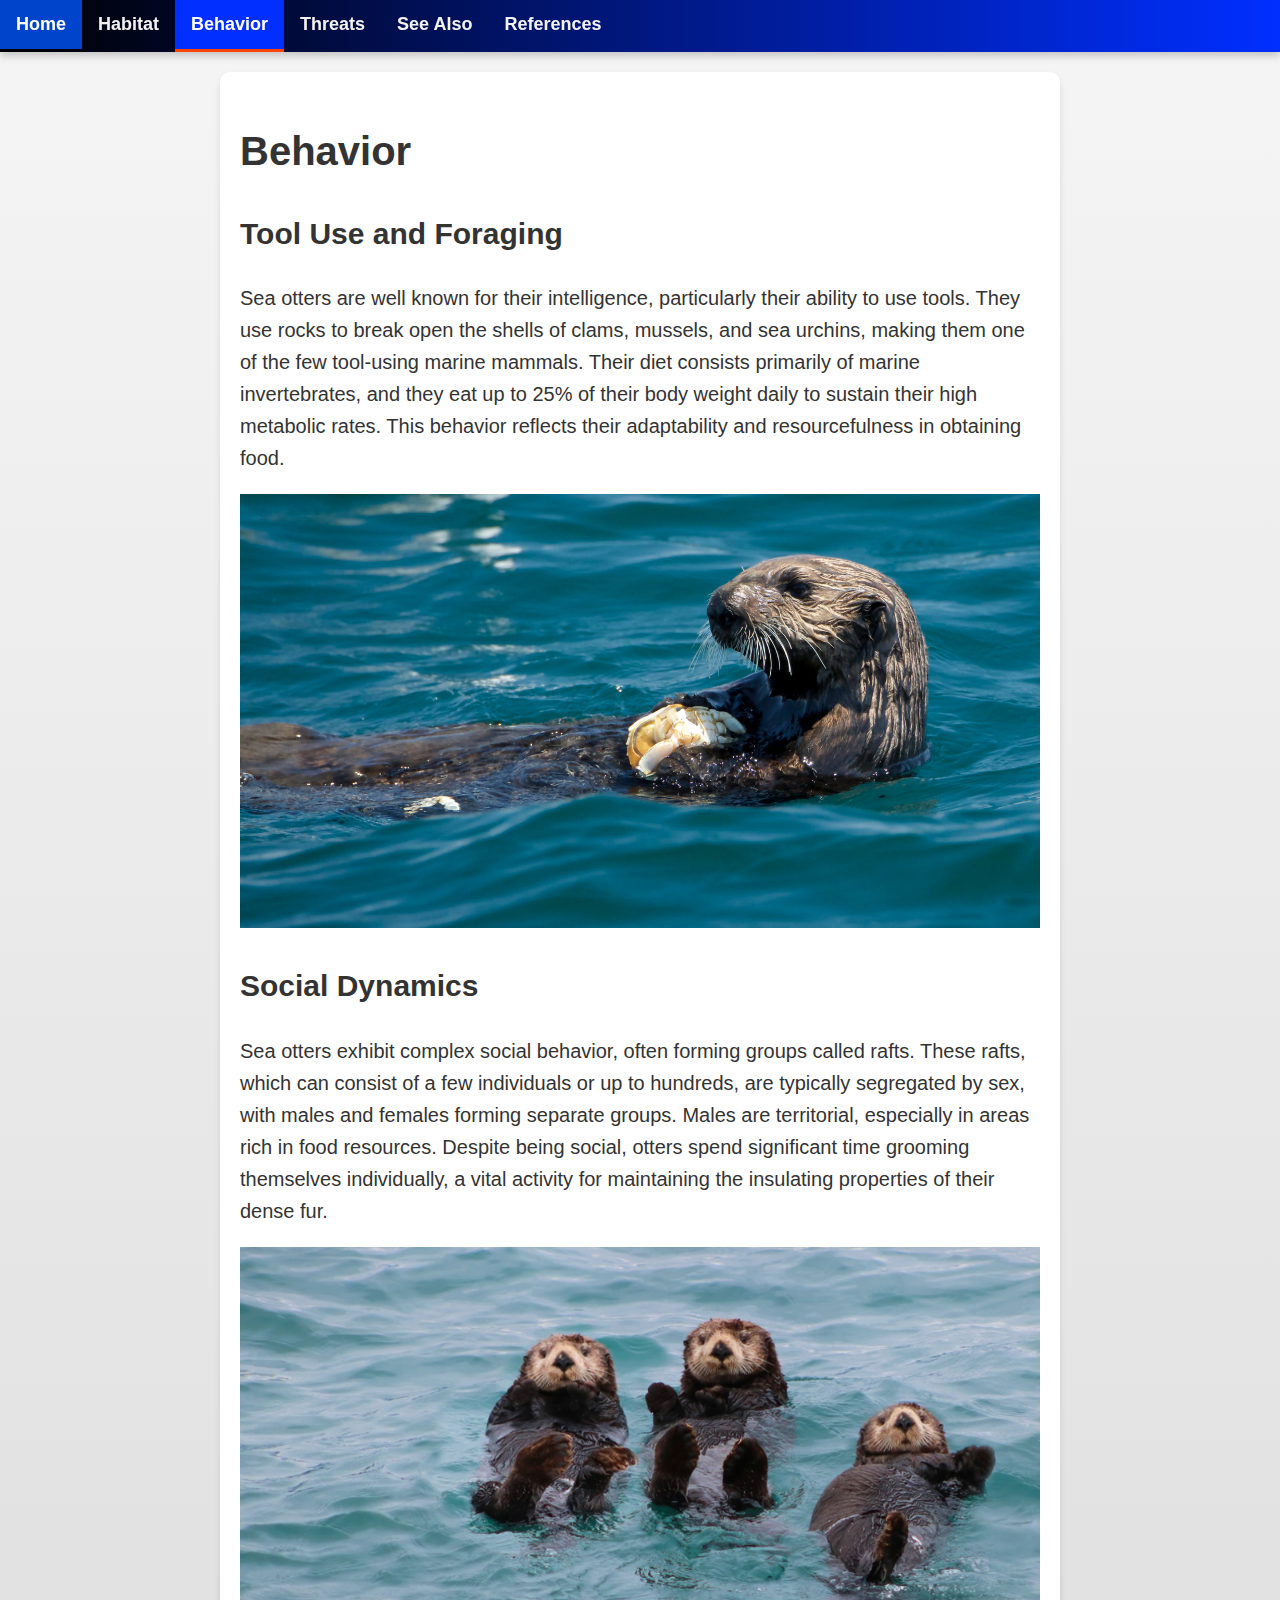
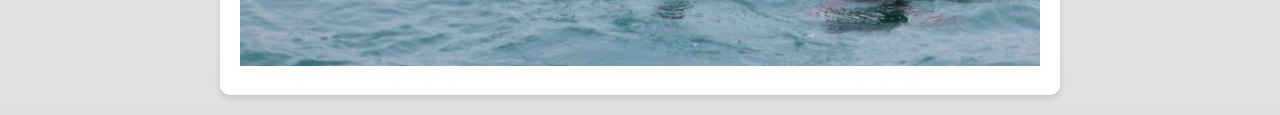
<file: behavior.html>
<!DOCTYPE html>
<html lang="en">

    <head>
        <title>Behavior - All About Sea Otters</title>

        <!-- Including the main.css file for styling -->
        <link rel="stylesheet" href="css/main.css">

        <!-- Including the Font Awesome CSS library for icons -->
        <link rel="stylesheet" href="https://cdnjs.cloudflare.com/ajax/libs/font-awesome/4.7.0/css/font-awesome.min.css">
    </head>

    <body>

        <!-- Navigation bar -->
        <div class="topnav" id="myTopnav">
            <!-- Links to different sections -->
            <a href="index.html">Home</a>
            <a href="habitat.html">Habitat</a>

            <!-- Active link pointing to the behavior.html page -->
            <a class="active" href="behavior.html">Behavior</a>

            <a href="threats.html">Threats</a>
            <a href="see_also.html">See Also</a>
            <a href="references.html">References</a>

            <!-- "Hamburger menu" / "Bar icon" to toggle the navigation links on smaller screens -->
            <a href="javascript:void(0);" class="icon">
                <i class="fa fa-bars"></i>
            </a>
        </div>

        <!-- Page content -->
        <div class="content">
            <h1>Behavior</h1>
            <h2>Tool Use and Foraging</h2>
            <p>
                Sea otters are well known for their intelligence, particularly their ability to use tools.
                They use rocks to break open the shells of clams, mussels, and sea urchins, making them one of the few tool-using marine mammals.
                Their diet consists primarily of marine invertebrates, and they eat up to 25% of their body weight daily to sustain their high metabolic rates.
                This behavior reflects their adaptability and resourcefulness in obtaining food.
            </p>
            <img src="img/behavior.jpg" style="width: 100%; height: auto;" alt="Otter eating shells">

            <h2>Social Dynamics</h2>
            <p>
                Sea otters exhibit complex social behavior, often forming groups called rafts. These rafts, which can consist of a few individuals or up to hundreds,
                are typically segregated by sex, with males and females forming separate groups. Males are territorial, especially in areas rich in food resources.
                Despite being social, otters spend significant time grooming themselves individually, a vital activity for maintaining the insulating properties of their dense fur.
            </p>
            <img src="img/threats.jpg" style="width: 100%; height: auto;" alt="Three otters swimming">
        </div>

        <!-- Including the main.js file for JavaScript functionality -->
        <script src="js/main.js"></script>

    </body>

</html>
</file>
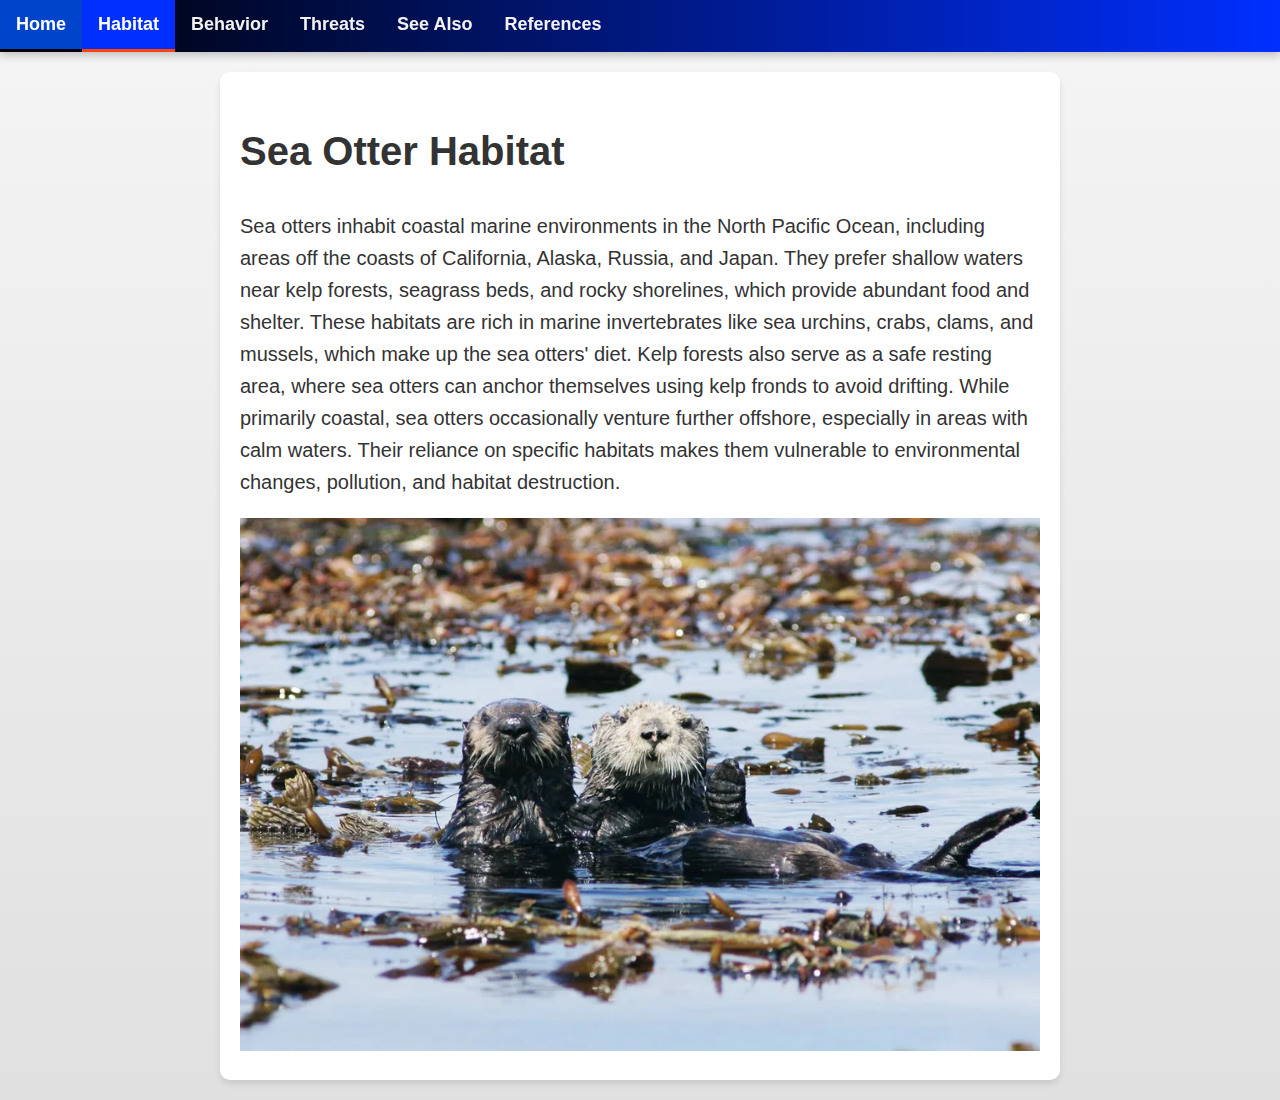
<file: habitat.html>
<!DOCTYPE html>
<html lang="en">

    <head>
        <meta charset="UTF-8">
        <meta name="viewport" content="width=device-width, initial-scale=1.0">
        <title>Sea Otter Habitat</title>

        <!-- Including the main.css file for styling -->
        <link rel="stylesheet" href="css/main.css">

        <!-- Including the Font Awesome CSS library for icons -->
        <link rel="stylesheet" href="https://cdnjs.cloudflare.com/ajax/libs/font-awesome/4.7.0/css/font-awesome.min.css">
    </head>

    <body>

        <!-- Navigation bar -->
        <div class="topnav" id="myTopnav">
            <a href="index.html">Home</a>
            <a class="active" href="habitat.html">Habitat</a>
            <a href="behavior.html">Behavior</a>
            <a href="threats.html">Threats</a>
            <a href="see_also.html">See Also</a>
            <a href="references.html">References</a>
            <a href="javascript:void(0);" class="icon">
                <i class="fa fa-bars"></i>
            </a>
        </div>

        <!-- Page content -->
        <div class="content">
            <h1>Sea Otter Habitat</h1>
            <p>
                Sea otters inhabit coastal marine environments in the North Pacific Ocean, including areas off the coasts of California, Alaska, Russia, and Japan.
                They prefer shallow waters near kelp forests, seagrass beds, and rocky shorelines, which provide abundant food and shelter.
                These habitats are rich in marine invertebrates like sea urchins, crabs, clams, and mussels, which make up the sea otters' diet.
                Kelp forests also serve as a safe resting area, where sea otters can anchor themselves using kelp fronds to avoid drifting.
                While primarily coastal, sea otters occasionally venture further offshore, especially in areas with calm waters.
                Their reliance on specific habitats makes them vulnerable to environmental changes, pollution, and habitat destruction.
            </p>
            <img src="img/habitat.jpg" style="width: 100%; height: auto;" alt="Two sea otters in a kelp forest">
        </div>

        <!-- Including the main.js file for JavaScript functionality -->
        <script src="js/main.js"></script>

    </body>

</html>
</file>
<file: css/main.css>
/* Add a gradient background color to the top navigation */
.topnav {
  background: linear-gradient(90deg, #000000, #002fff);
  overflow: hidden;
  position: sticky;
  top: 0;
  z-index: 1000;
  box-shadow: 0 4px 8px rgba(0, 0, 0, 0.2);
}

/* Style the links inside the navigation bar */
.topnav a {
  float: left;
  display: block;
  color: #f2f2f2;
  text-align: center;
  padding: 14px 16px;
  text-decoration: none;
  font-size: 18px;
  font-family: 'Roboto', sans-serif;
  font-weight: 700;
  transition: all 0.3s ease;
}

/* Change the color of links on hover */
.topnav a:hover {
  background-color: #0044cc;
  color: white;
}

/* Add an active class to highlight the current page */
.topnav a.active {
  background-color: #002fff;
  color: white;
  border-bottom: 3px solid #ff4500;
}

/* Hide the icon that should open and close the topnav on small screens */
.topnav .icon {
  display: none;
  transition: transform 0.3s ease;
}

/* Full-Screen Hero Image */
.hero {
  background-image: url('https://mehasingal.github.io/mehasingal_lab02/img/hero.jpg'); /* Replace with your image */
  height: 100vh;
  background-position: center;
  background-repeat: no-repeat;
  background-size: cover;
  position: relative;
  display: flex;
  align-items: center;
  justify-content: center;
  color: white;
  text-align: center;
}

.hero h1 {
  font-size: 48px;
  text-shadow: 2px 2px 4px rgba(0, 0, 0, 0.8);
}

/* Responsive Cards */
.card {
  background: white;
  border-radius: 10px;
  box-shadow: 0 4px 6px rgba(0, 0, 0, 0.1);
  margin: 20px;
  padding: 20px;
  text-align: center;
  transition: transform 0.3s ease, box-shadow 0.3s ease;
}

.card:hover {
  transform: scale(1.05);
  box-shadow: 0 6px 8px rgba(0, 0, 0, 0.15);
}

.card img {
  width: 100%;
  border-radius: 10px;
}

/* Button Hover Effects */
button {
  background-color: #0044cc;
  color: white;
  border: none;
  padding: 10px 20px;
  border-radius: 5px;
  font-size: 16px;
  cursor: pointer;
  transition: all 0.3s ease;
}

button:hover {
  background-color: #002fff;
  transform: translateY(-2px);
  box-shadow: 0 4px 6px rgba(0, 0, 0, 0.2);
}

/* Style for page content */
body {
  font-family: 'Roboto', sans-serif;
  background: linear-gradient(180deg, #f5f5f5, #e0e0e0);
  margin: 0;
  padding: 0;
}

.content {
  padding: 20px;
  margin: 20px auto;
  max-width: 800px;
  background: white;
  border-radius: 10px;
  box-shadow: 0 4px 6px rgba(0, 0, 0, 0.1);
  font-size: 20px;
  line-height: 1.6;
  color: #333333;
}

/* Responsive design: when the screen is less than 800 pixels wide */
@media screen and (max-width: 800px) {
  .topnav a:not(.active) {
    display: none;
  }

  .topnav a.icon {
    float: right;
    display: block;
  }

  .topnav.responsive {
    position: relative;
  }

  .topnav.responsive a {
    float: none;
    display: block;
    text-align: left;
    padding: 10px 20px;
  }

  .topnav.responsive .icon {
    position: absolute;
    right: 0;
    top: 0;
    transform: rotate(90deg);
  }

  .content {
    padding: 10px;
  }

  .hero h1 {
    font-size: 36px;
  }
}

/* Add Google Fonts */
@import url('https://fonts.googleapis.com/css2?family=Roboto:wght@400;700&display=swap');
</file>
